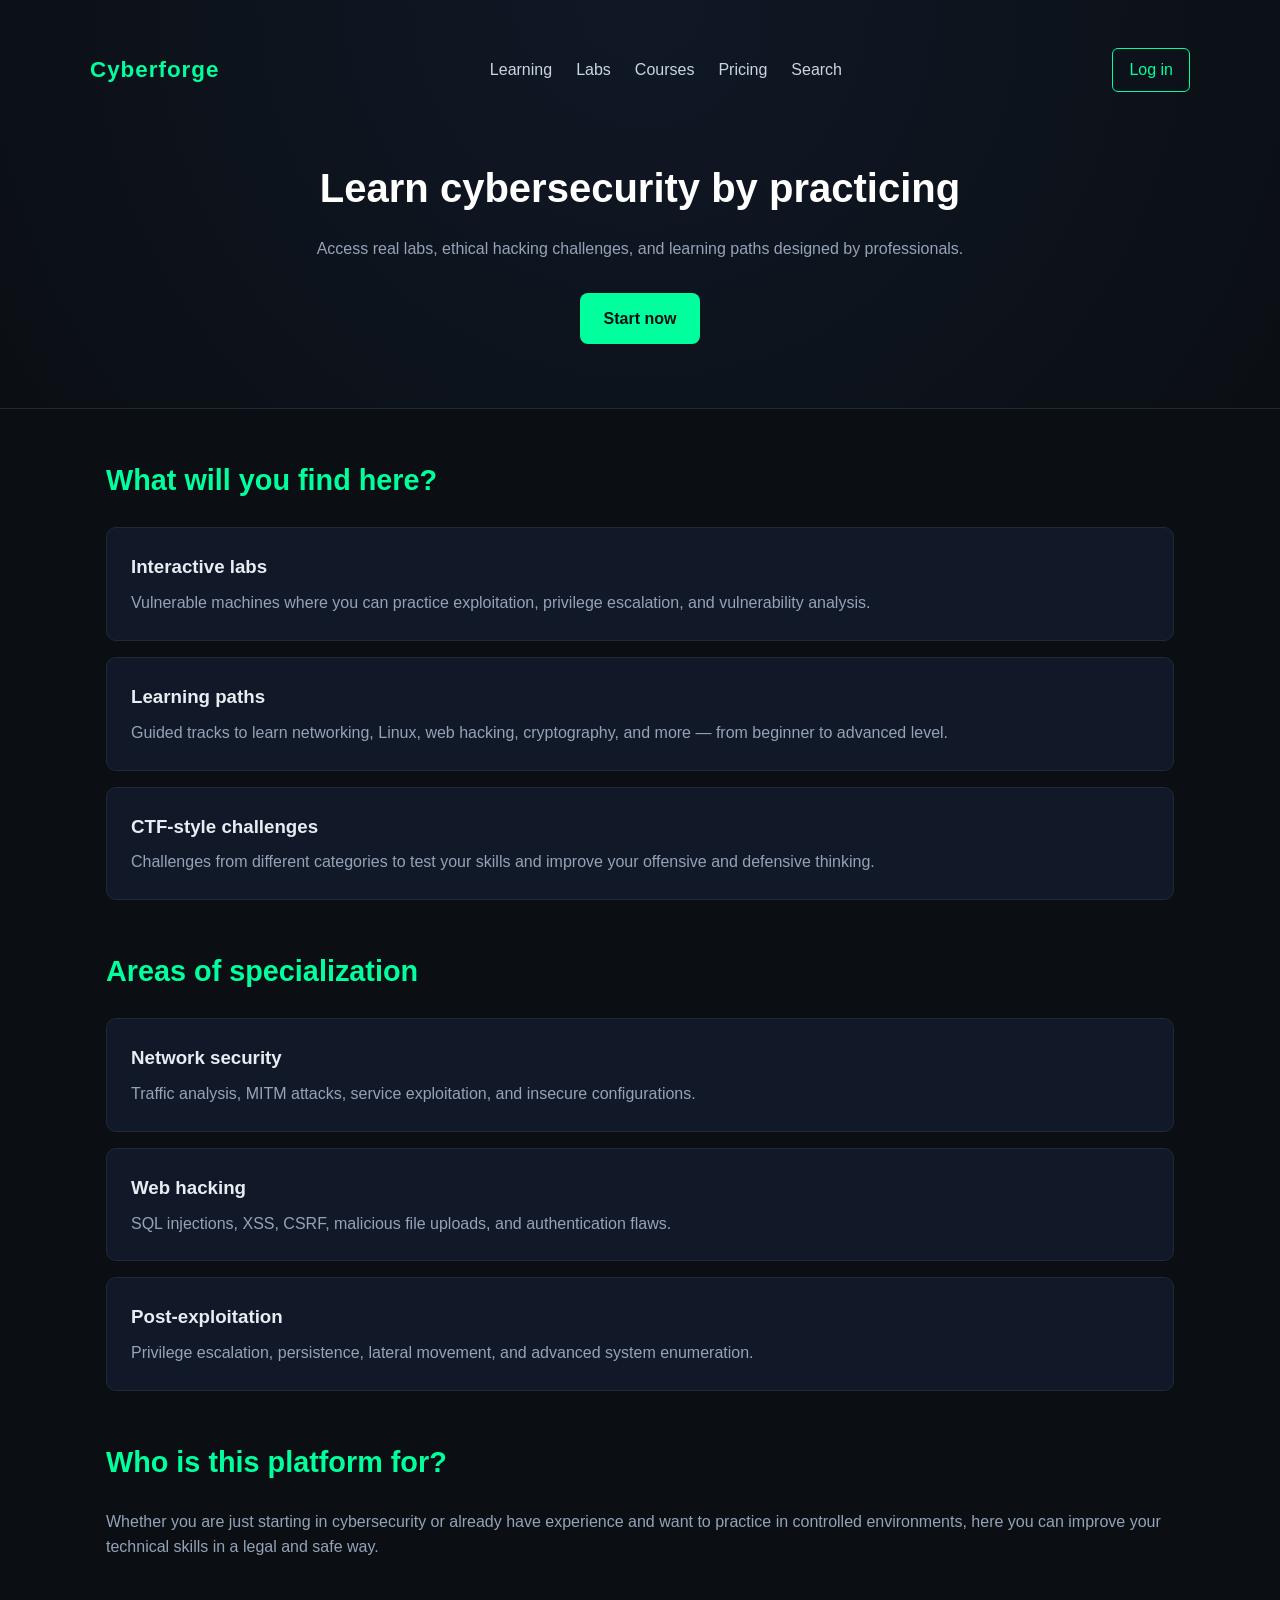
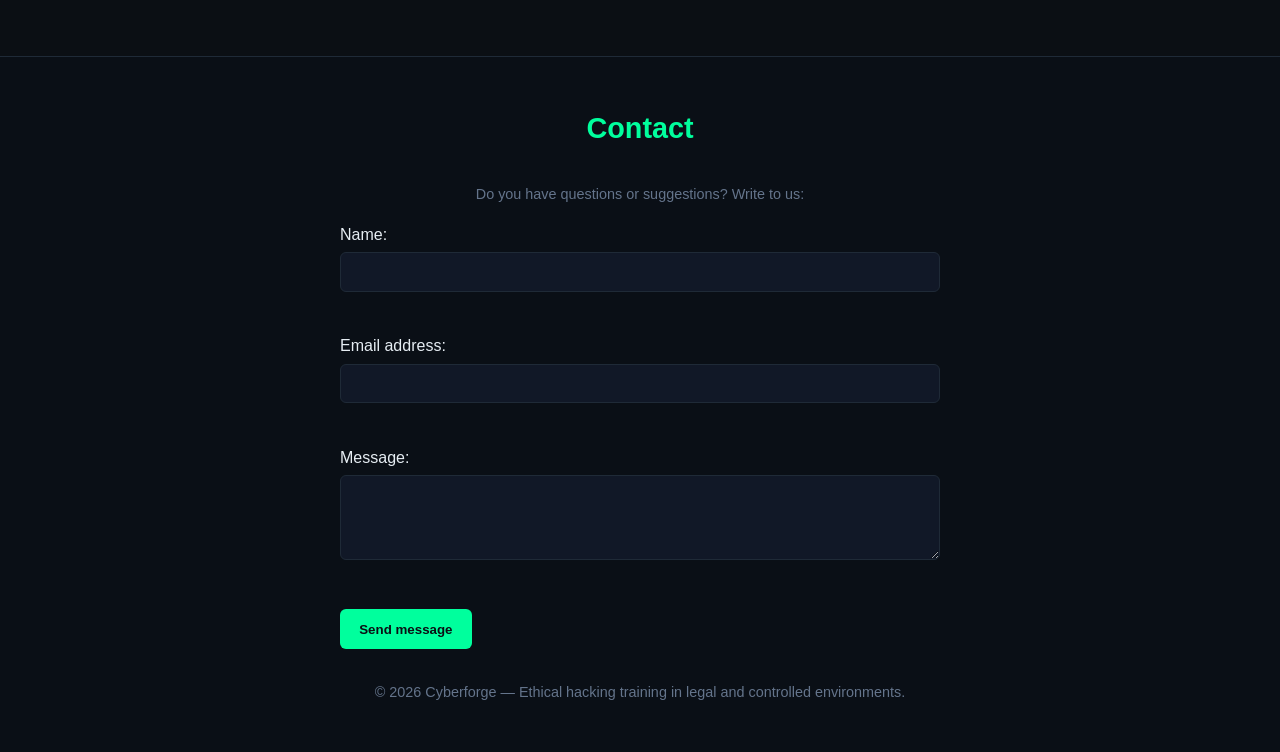
<file: 03-Lenguaje de marcas/web_extra/index.html>
<!DOCTYPE html>
<html lang="en">
<head>
    <meta charset="UTF-8">
    <meta name="viewport" content="width=device-width, initial-scale=1.0">
    <meta name="description" content="Platform for developing cybersecurity labs">
    <meta name="keywords" content="cybersecurity, labs, ethical, networks, SQL, pentesting">
    <title>Cyberforge</title>
    <link rel="stylesheet" href="style.css">
    <link rel="icon" href="img/favicon.png" type="image/png">
</head>
<body>
    <header>
        <nav>
            <strong>Cyberforge</strong>
            <ul>
                <li><a href="#">Learning</a></li>
                <li><a href="#">Labs</a></li>
                <li><a href="#">Courses</a></li>
                <li><a href="#">Pricing</a></li>
                <li><a href="#">Search</a></li>
            </ul>
            <a href="#">Log in</a>
        </nav>

        <section>
            <h1>Learn cybersecurity by practicing</h1>
            <p>Access real labs, ethical hacking challenges, and learning paths designed by professionals.</p>
            <a href="#">Start now</a>
        </section>
    </header>

    <main>
        <section>
            <h2>What will you find here?</h2>

            <article>
                <h3>Interactive labs</h3>
                <p>Vulnerable machines where you can practice exploitation, privilege escalation, and vulnerability analysis.</p>
            </article>

            <article>
                <h3>Learning paths</h3>
                <p>Guided tracks to learn networking, Linux, web hacking, cryptography, and more — from beginner to advanced level.</p>
            </article>

            <article>
                <h3>CTF-style challenges</h3>
                <p>Challenges from different categories to test your skills and improve your offensive and defensive thinking.</p>
            </article>
        </section>

        <section>
            <h2>Areas of specialization</h2>

            <article>
                <h3>Network security</h3>
                <p>Traffic analysis, MITM attacks, service exploitation, and insecure configurations.</p>
            </article>

            <article>
                <h3>Web hacking</h3>
                <p>SQL injections, XSS, CSRF, malicious file uploads, and authentication flaws.</p>
            </article>

            <article>
                <h3>Post-exploitation</h3>
                <p>Privilege escalation, persistence, lateral movement, and advanced system enumeration.</p>
            </article>
        </section>

        <section>
            <h2>Who is this platform for?</h2>
            <p>Whether you are just starting in cybersecurity or already have experience and want to practice in controlled environments, here you can improve your technical skills in a legal and safe way.</p>
        </section>
    </main>

    <footer>
        <section>
            <h2>Contact</h2>
            <p>Do you have questions or suggestions? Write to us:</p>

            <form action="#" method="post">
                <label for="nombre">Name:</label><br>
                <input type="text" id="nombre" name="nombre" required><br><br>

                <label for="email">Email address:</label><br>
                <input type="email" id="email" name="email" required><br><br>

                <label for="mensaje">Message:</label><br>
                <textarea id="mensaje" name="mensaje" rows="4" required></textarea><br><br>

                <button type="submit">Send message</button>
            </form>
        </section>

        <p>© 2026 Cyberforge — Ethical hacking training in legal and controlled environments.</p>
    </footer>
</body>
</html>
</file>
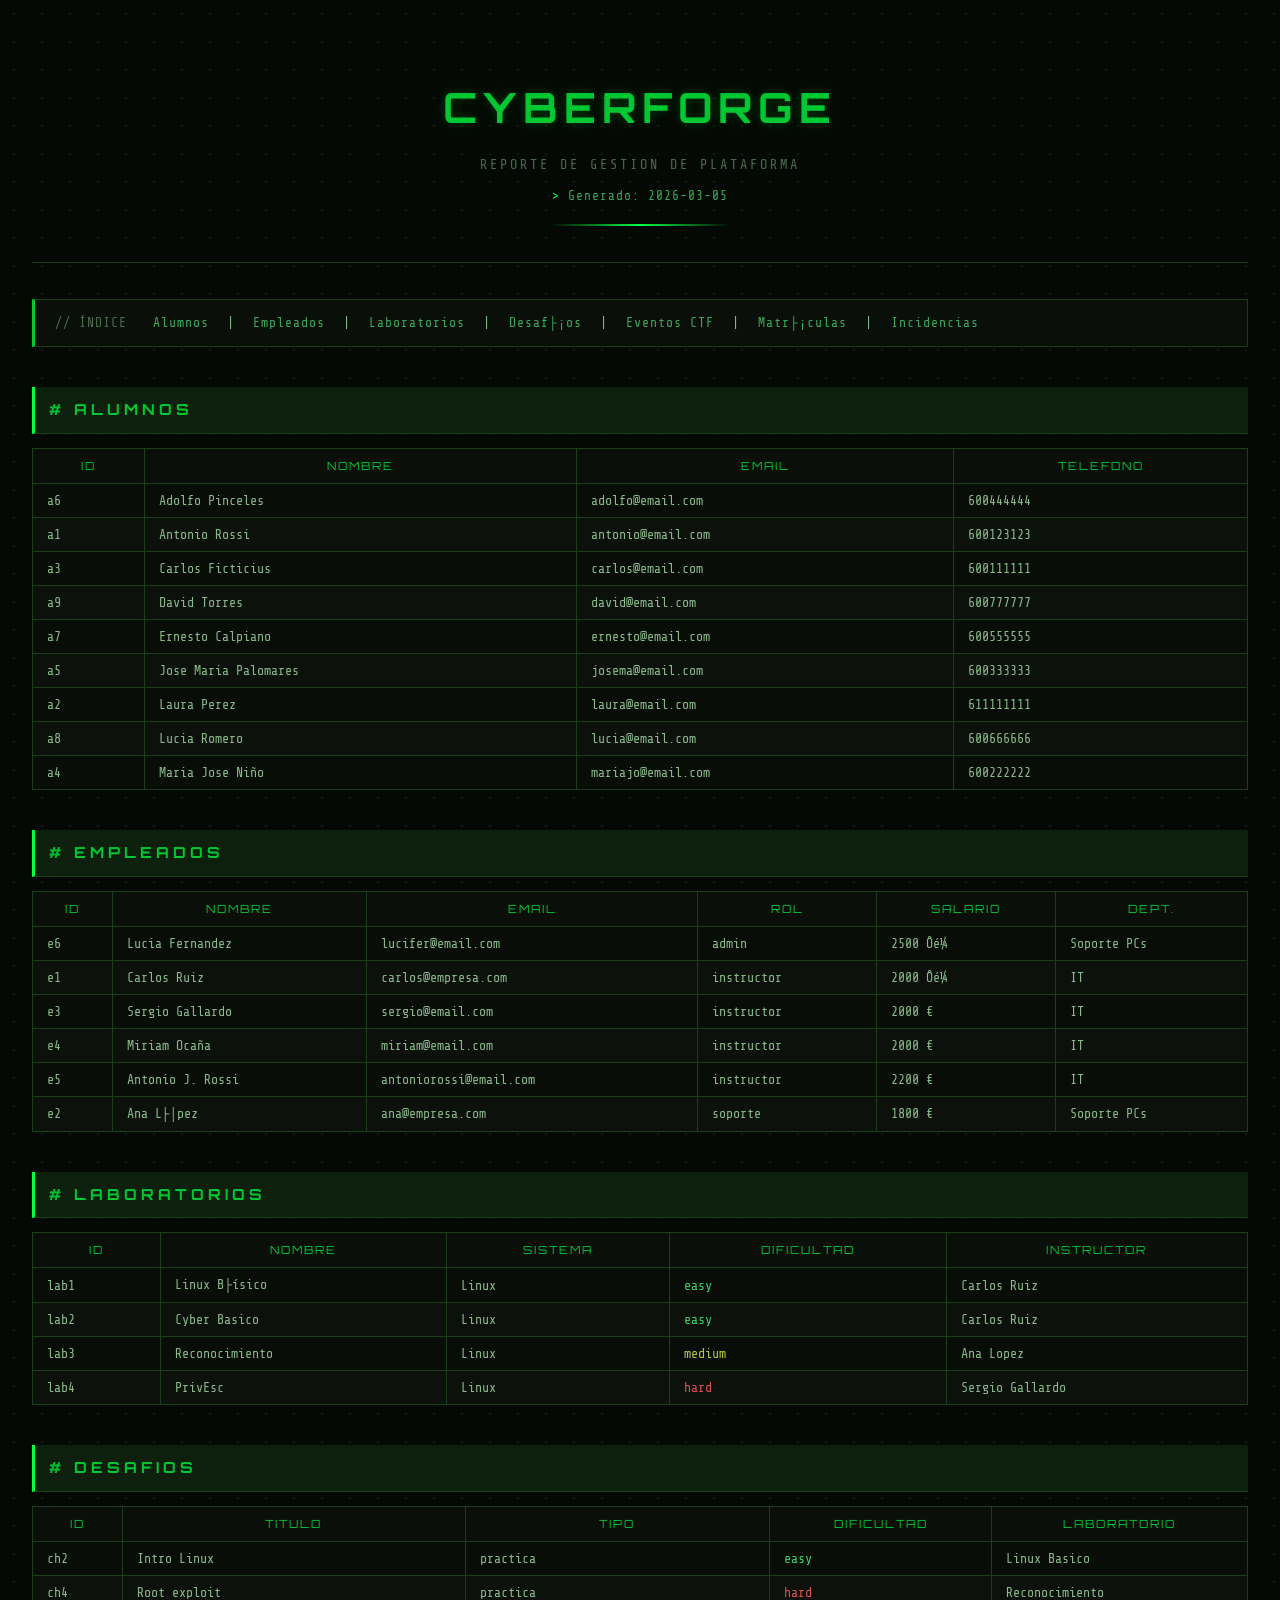
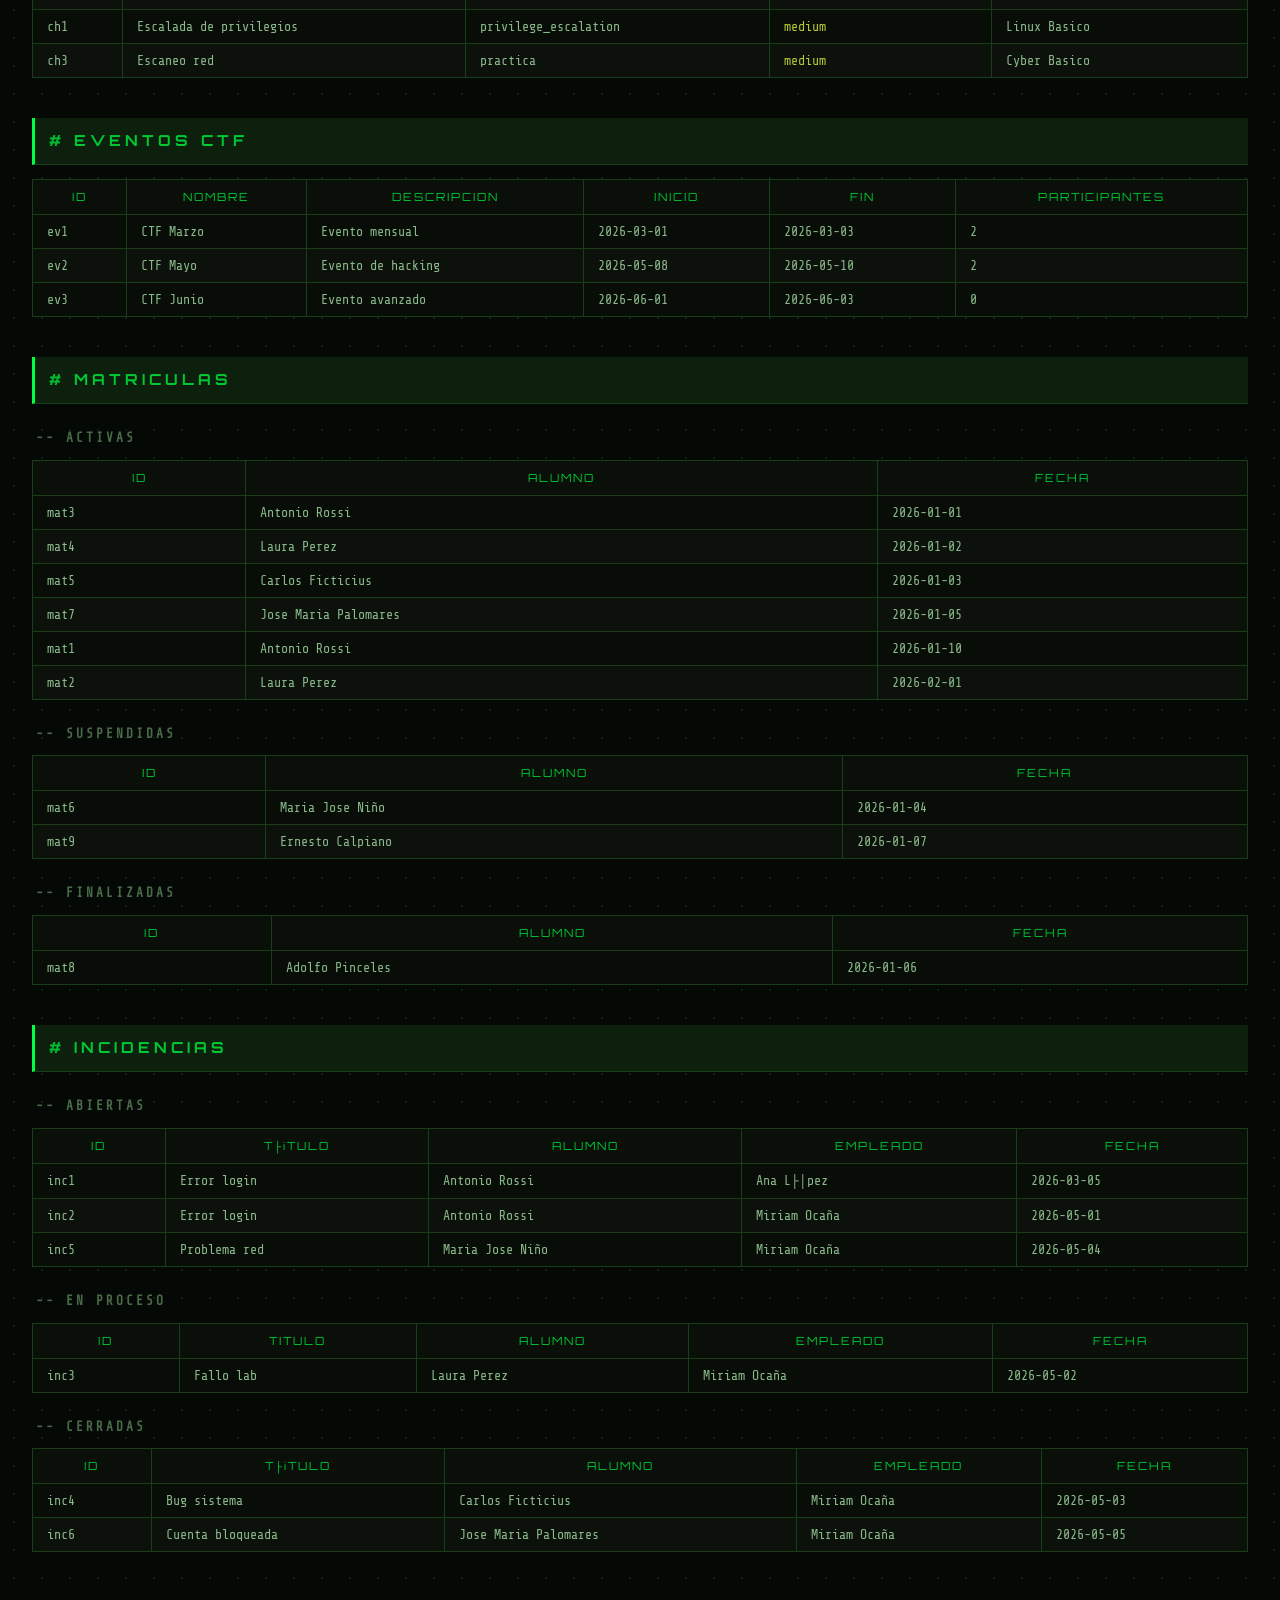
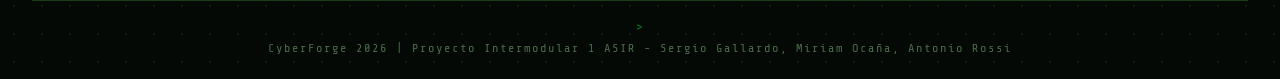
<file: 03-Lenguaje de marcas/docs/reporte.html>
﻿<html lang="es">
<head>
<meta http-equiv="Content-Type" content="text/html; charset=UTF-8">
<meta charset="UTF-8">
<meta name="viewport" content="width=device-width, initial-scale=1.0">
<title>CyberForge - Reporte</title>
<link rel="stylesheet" href="../css/styles.css">
</head>
<body>
<div class="portada">
<h1>­CyberForge</h1>
<p class="subtitulo">Reporte de gestion de plataforma</p>
<p class="fecha">Generado: 2026-03-05</p>
</div>
<nav><a href="#alumnos">Alumnos</a> |
    <a href="#empleados">Empleados</a> |
    <a href="#laboratorios">Laboratorios</a> |
    <a href="#desafios">Desaf├¡os</a> |
    <a href="#eventos">Eventos CTF</a> |
    <a href="#matriculas">Matr├¡culas</a> |
    <a href="#incidencias">Incidencias</a></nav><h2 id="alumnos">Alumnos</h2>
<table>
<tr>
<th>ID</th>
<th>Nombre</th>
<th>Email</th>
<th>Telefono</th>
</tr>
<tr>
<td>a6</td>
<td>Adolfo Pinceles</td>
<td>adolfo@email.com</td>
<td>600444444</td>
</tr>
<tr>
<td>a1</td>
<td>Antonio Rossi</td>
<td>antonio@email.com</td>
<td>600123123</td>
</tr>
<tr>
<td>a3</td>
<td>Carlos Ficticius</td>
<td>carlos@email.com</td>
<td>600111111</td>
</tr>
<tr>
<td>a9</td>
<td>David Torres</td>
<td>david@email.com</td>
<td>600777777</td>
</tr>
<tr>
<td>a7</td>
<td>Ernesto Calpiano</td>
<td>ernesto@email.com</td>
<td>600555555</td>
</tr>
<tr>
<td>a5</td>
<td>Jose Maria Palomares</td>
<td>josema@email.com</td>
<td>600333333</td>
</tr>
<tr>
<td>a2</td>
<td>Laura Perez</td>
<td>laura@email.com</td>
<td>611111111</td>
</tr>
<tr>
<td>a8</td>
<td>Lucia Romero</td>
<td>lucia@email.com</td>
<td>600666666</td>
</tr>
<tr>
<td>a4</td>
<td>Maria Jose Niño</td>
<td>mariajo@email.com</td>
<td>600222222</td>
</tr>
</table>
<h2 id="empleados">Empleados</h2>
<table>
<tr>
<th>ID</th>
<th>Nombre</th>
<th>Email</th>
<th>Rol</th>
<th>Salario</th>
<th>Dept.</th>
</tr>
<tr>
<td>e6</td>
<td>Lucia Fernandez</td>
<td>lucifer@email.com</td>
<td>admin</td>
<td>2500 Ôé¼</td>
<td>Soporte PCs</td>
</tr>
<tr>
<td>e1</td>
<td>Carlos Ruiz</td>
<td>carlos@empresa.com</td>
<td>instructor</td>
<td>2000 Ôé¼</td>
<td>IT</td>
</tr>
<tr>
<td>e3</td>
<td>Sergio Gallardo</td>
<td>sergio@email.com</td>
<td>instructor</td>
<td>2000 €</td>
<td>IT</td>
</tr>
<tr>
<td>e4</td>
<td>Miriam Ocaña</td>
<td>miriam@email.com</td>
<td>instructor</td>
<td>2000 €</td>
<td>IT</td>
</tr>
<tr>
<td>e5</td>
<td>Antonio J. Rossi</td>
<td>antoniorossi@email.com</td>
<td>instructor</td>
<td>2200 €</td>
<td>IT</td>
</tr>
<tr>
<td>e2</td>
<td>Ana L├│pez</td>
<td>ana@empresa.com</td>
<td>soporte</td>
<td>1800 €</td>
<td>Soporte PCs</td>
</tr>
</table>
<h2 id="laboratorios">Laboratorios</h2>
<table>
<tr>
<th>ID</th>
<th>Nombre</th>
<th>Sistema</th>
<th>Dificultad</th>
<th>Instructor</th>
</tr>
<tr>
<td>lab1</td>
<td>Linux B├ísico</td>
<td>Linux</td>
<td class="dif-easy">easy</td>
<td>Carlos Ruiz</td>
</tr>
<tr>
<td>lab2</td>
<td>Cyber Basico</td>
<td>Linux</td>
<td class="dif-easy">easy</td>
<td>Carlos Ruiz</td>
</tr>
<tr>
<td>lab3</td>
<td>Reconocimiento</td>
<td>Linux</td>
<td class="dif-medium">medium</td>
<td>Ana Lopez</td>
</tr>
<tr>
<td>lab4</td>
<td>PrivEsc</td>
<td>Linux</td>
<td class="dif-hard">hard</td>
<td>Sergio Gallardo</td>
</tr>
</table>
<h2 id="desafios">Desafios</h2>
<table>
<tr>
<th>ID</th>
<th>Titulo</th>
<th>Tipo</th>
<th>Dificultad</th>
<th>Laboratorio</th>
</tr>
<tr>
<td>ch2</td>
<td>Intro Linux</td>
<td>practica</td>
<td class="dif-easy">easy</td>
<td>Linux Basico</td>
</tr>
<tr>
<td>ch4</td>
<td>Root exploit</td>
<td>practica</td>
<td class="dif-hard">hard</td>
<td>Reconocimiento</td>
</tr>
<tr>
<td>ch1</td>
<td>Escalada de privilegios</td>
<td>privilege_escalation</td>
<td class="dif-medium">medium</td>
<td>Linux Basico</td>
</tr>
<tr>
<td>ch3</td>
<td>Escaneo red</td>
<td>practica</td>
<td class="dif-medium">medium</td>
<td>Cyber Basico</td>
</tr>
</table>
<h2 id="eventos">Eventos CTF</h2>
<table>
<tr>
<th>ID</th>
<th>Nombre</th>
<th>Descripcion</th>
<th>Inicio</th>
<th>Fin</th>
<th>Participantes</th>
</tr>
<tr>
<td>ev1</td>
<td>CTF Marzo</td>
<td>Evento mensual</td>
<td>2026-03-01</td>
<td>2026-03-03</td>
<td>2</td>
</tr>
<tr>
<td>ev2</td>
<td>CTF Mayo</td>
<td>Evento de hacking</td>
<td>2026-05-08</td>
<td>2026-05-10</td>
<td>2</td>
</tr>
<tr>
<td>ev3</td>
<td>CTF Junio</td>
<td>Evento avanzado</td>
<td>2026-06-01</td>
<td>2026-06-03</td>
<td>0</td>
</tr>
</table>
<h2 id="matriculas">Matriculas</h2>
<h3>Activas</h3>
<table>
<tr>
<th>ID</th>
<th>Alumno</th>
<th>Fecha</th>
</tr>
<tr>
<td>mat3</td>
<td>Antonio Rossi</td>
<td>2026-01-01</td>
</tr>
<tr>
<td>mat4</td>
<td>Laura Perez</td>
<td>2026-01-02</td>
</tr>
<tr>
<td>mat5</td>
<td>Carlos Ficticius</td>
<td>2026-01-03</td>
</tr>
<tr>
<td>mat7</td>
<td>Jose Maria Palomares</td>
<td>2026-01-05</td>
</tr>
<tr>
<td>mat1</td>
<td>Antonio Rossi</td>
<td>2026-01-10</td>
</tr>
<tr>
<td>mat2</td>
<td>Laura Perez</td>
<td>2026-02-01</td>
</tr>
</table>
<h3>Suspendidas</h3>
<table>
<tr>
<th>ID</th>
<th>Alumno</th>
<th>Fecha</th>
</tr>
<tr>
<td>mat6</td>
<td>Maria Jose Niño</td>
<td>2026-01-04</td>
</tr>
<tr>
<td>mat9</td>
<td>Ernesto Calpiano</td>
<td>2026-01-07</td>
</tr>
</table>
<h3>Finalizadas</h3>
<table>
<tr>
<th>ID</th>
<th>Alumno</th>
<th>Fecha</th>
</tr>
<tr>
<td>mat8</td>
<td>Adolfo Pinceles</td>
<td>2026-01-06</td>
</tr>
</table>
<h2 id="incidencias">Incidencias</h2>
<h3>Abiertas</h3>
<table>
<tr>
<th>ID</th>
<th>T├¡tulo</th>
<th>Alumno</th>
<th>Empleado</th>
<th>Fecha</th>
</tr>
<tr>
<td>inc1</td>
<td>Error login</td>
<td>Antonio Rossi</td>
<td>Ana L├│pez</td>
<td>2026-03-05</td>
</tr>
<tr>
<td>inc2</td>
<td>Error login</td>
<td>Antonio Rossi</td>
<td>Miriam Ocaña</td>
<td>2026-05-01</td>
</tr>
<tr>
<td>inc5</td>
<td>Problema red</td>
<td>Maria Jose Niño</td>
<td>Miriam Ocaña</td>
<td>2026-05-04</td>
</tr>
</table>
<h3>En proceso</h3>
<table>
<tr>
<th>ID</th>
<th>Titulo</th>
<th>Alumno</th>
<th>Empleado</th>
<th>Fecha</th>
</tr>
<tr>
<td>inc3</td>
<td>Fallo lab</td>
<td>Laura Perez</td>
<td>Miriam Ocaña</td>
<td>2026-05-02</td>
</tr>
</table>
<h3>Cerradas</h3>
<table>
<tr>
<th>ID</th>
<th>T├¡tulo</th>
<th>Alumno</th>
<th>Empleado</th>
<th>Fecha</th>
</tr>
<tr>
<td>inc4</td>
<td>Bug sistema</td>
<td>Carlos Ficticius</td>
<td>Miriam Ocaña</td>
<td>2026-05-03</td>
</tr>
<tr>
<td>inc6</td>
<td>Cuenta bloqueada</td>
<td>Jose Maria Palomares</td>
<td>Miriam Ocaña</td>
<td>2026-05-05</td>
</tr>
</table>
<footer><p>CyberForge 2026 | Proyecto Intermodular 1 ASIR - Sergio Gallardo, Miriam Ocaña, Antonio Rossi</p></footer>
</body>
</html>
</file>
<file: 03-Lenguaje de marcas/web_extra/style.css>
* {
    margin: 0;
    padding: 0;
    box-sizing: border-box;
    font-family: 'Segoe UI', Roboto, Arial, sans-serif;
}

body {
    background: #0b0f14;
    color: #e6edf3;
    line-height: 1.6;
}


header {
    background: radial-gradient(circle at top, #101826, #0b0f14);
    padding: 2rem 1rem 4rem;
    border-bottom: 1px solid #1f2a37;
}


nav {
    display: flex;
    align-items: center;
    justify-content: space-between;
    max-width: 1100px;
    margin: auto;
    padding: 1rem 0;
}

nav strong {
    font-size: 1.4rem;
    color: #00ff9d;
    letter-spacing: 1px;
}

nav ul {
    display: flex;
    list-style: none;
    gap: 1.5rem;
}

nav a {
    text-decoration: none;
    color: #cbd5e1;
    transition: 0.2s;
}

nav a:hover {
    color: #00ff9d;
}

nav > a {
    padding: 0.5rem 1rem;
    border: 1px solid #00ff9d;
    border-radius: 6px;
    color: #00ff9d;
}

nav > a:hover {
    background: #00ff9d;
    color: #0b0f14;
}

header section {
    max-width: 900px;
    margin: 3rem auto 0;
    text-align: center;
}

header h1 {
    font-size: 2.5rem;
    margin-bottom: 1rem;
    color: #ffffff;
}

header p {
    color: #94a3b8;
    margin-bottom: 2rem;
}

header section a {
    display: inline-block;
    padding: 0.8rem 1.5rem;
    background: #00ff9d;
    color: #0b0f14;
    border-radius: 8px;
    text-decoration: none;
    font-weight: bold;
    transition: 0.2s;
}

header section a:hover {
    transform: translateY(-2px);
    background: #00e68a;
}

main {
    max-width: 1100px;
    margin: auto;
    padding: 3rem 1rem;
}

main section {
    margin-bottom: 3rem;
}

h2 {
    font-size: 1.8rem;
    margin-bottom: 1.5rem;
    color: #00ff9d;
}

main section article {
    background: #111827;
    border: 1px solid #1f2a37;
    padding: 1.5rem;
    border-radius: 10px;
    margin-bottom: 1rem;
    transition: 0.2s;
}

main section article:hover {
    transform: translateY(-3px);
    border-color: #00ff9d;
}

h3 {
    margin-bottom: 0.5rem;
    color: #e6edf3;
}

p {
    color: #94a3b8;
}

footer {
    background: #0a0f16;
    border-top: 1px solid #1f2a37;
    padding: 3rem 1rem;
    text-align: center;
}

footer section {
    max-width: 600px;
    margin: auto;
}

footer form {
    margin-top: 1rem;
    text-align: left;
}

input, textarea {
    width: 100%;
    padding: 0.7rem;
    margin-top: 0.3rem;
    margin-bottom: 1rem;
    border: 1px solid #1f2a37;
    background: #111827;
    color: #e6edf3;
    border-radius: 6px;
}

button {
    background: #00ff9d;
    border: none;
    padding: 0.8rem 1.2rem;
    color: #0b0f14;
    font-weight: bold;
    border-radius: 6px;
    cursor: pointer;
    transition: 0.2s;
}

button:hover {
    background: #00e68a;
}

footer p {
    margin-top: 2rem;
    font-size: 0.9rem;
    color: #64748b;
}

@media (max-width: 768px) {
    nav {
        flex-direction: column;
        gap: 1rem;
    }

    nav ul {
        flex-wrap: wrap;
        justify-content: center;
    }

    header h1 {
        font-size: 2rem;
    }
}
</file>
<file: 03-Lenguaje de marcas/css/styles.css>
@import url('https://fonts.googleapis.com/css2?family=Share+Tech+Mono&family=Orbitron:wght@400;700&display=swap');

:root {
    --bg-deep:      #050905;
    --bg-panel:     #0a0f0a;
    --bg-row-odd:   #0c110c;
    --bg-row-even:  #080d08;
    --bg-hover:     #0f1f0f;

    --green-bright: #00ff41;   
    --green-mid:    #00c832;   
    --green-soft:   #39a85a;  
    --green-dim:    #1a3d1a;   
    --green-faint:  #0d200d;   

    --text-body:    #8ab98a;   
    --text-muted:   #4a6b4a;   
    --text-bright:  #c8f0c8;   

    --border:       #1a3d1a;
    --border-glow:  #00c83240;

    --font-mono:    'Share Tech Mono', monospace;
    --font-display: 'Orbitron', monospace;
}


*, *::before, *::after { box-sizing: border-box; margin: 0; padding: 0; }

body {
    font-family: var(--font-mono);
    background-color: var(--bg-deep);
    color: var(--text-body);
    padding: 24px 32px;
    line-height: 1.7;
    background-image: radial-gradient(circle, #0d1f0d 1px, transparent 1px);
    background-size: 28px 28px;
}

.portada {
    text-align: center;
    padding: 48px 20px 36px;
    margin-bottom: 36px;
    position: relative;
    border-bottom: 1px solid var(--green-dim);
}

.portada::after {
    content: '';
    display: block;
    width: 180px;
    height: 2px;
    background: linear-gradient(90deg, transparent, var(--green-bright), transparent);
    margin: 16px auto 0;
}

.portada h1 {
    font-family: var(--font-display);
    font-size: 2.6rem;
    font-weight: 700;
    color: var(--green-mid);
    letter-spacing: 6px;
    text-transform: uppercase;
    text-shadow:
        0 0 8px  #00ff4130,
        0 0 24px #00ff4115;
}

.subtitulo {
    color: var(--text-muted);
    font-size: 0.85rem;
    margin-top: 10px;
    letter-spacing: 3px;
    text-transform: uppercase;
}

.fecha {
    color: var(--green-soft);
    margin-top: 10px;
    font-size: 0.8rem;
    letter-spacing: 1px;
}

.fecha::before { content: '> '; color: var(--green-bright); }

nav {
    background-color: var(--bg-panel);
    border: 1px solid var(--green-dim);
    border-left: 3px solid var(--green-mid);
    padding: 12px 20px;
    margin-bottom: 36px;
    font-size: 0.82rem;
    letter-spacing: 1px;
}

nav::before {
    content: '// ÍNDICE  ';
    color: var(--text-muted);
    margin-right: 8px;
}

nav a {
    color: var(--green-soft);
    text-decoration: none;
    margin: 0 10px;
    transition: color 0.15s, text-shadow 0.15s;
}

nav a:hover {
    color: var(--green-bright);
    text-shadow: 0 0 8px #00ff4150;
}

h2 {
    font-family: var(--font-display);
    font-size: 0.95rem;
    font-weight: 700;
    color: var(--green-mid);
    letter-spacing: 4px;
    text-transform: uppercase;
    margin: 40px 0 14px 0;
    padding: 10px 14px;
    background-color: var(--green-faint);
    border-left: 3px solid var(--green-bright);
    border-bottom: 1px solid var(--green-dim);
}

h2::before { content: '# '; color: var(--green-bright); opacity: 0.7; }

h3 {
    font-family: var(--font-mono);
    font-size: 0.8rem;
    color: var(--text-muted);
    letter-spacing: 3px;
    text-transform: uppercase;
    margin: 24px 0 10px 4px;
}

h3::before { content: '-- '; }


table {
    border-collapse: collapse;
    width: 100%;
    margin-bottom: 24px;
    font-size: 0.83rem;
    border: 1px solid var(--green-dim);
}

th {
    background-color: var(--bg-panel);
    color: var(--green-mid);
    font-family: var(--font-display);
    font-size: 0.7rem;
    letter-spacing: 2px;
    text-transform: uppercase;
    padding: 10px 14px;
    border-bottom: 1px solid var(--green-dim);
    border-right: 1px solid var(--border);
    font-weight: 400;
}

td {
    padding: 9px 14px;
    border-bottom: 1px solid var(--border);
    border-right: 1px solid var(--border);
    color: var(--text-body);
}

tr:nth-child(odd)  td { background-color: var(--bg-row-odd);  }
tr:nth-child(even) td { background-color: var(--bg-row-even); }

tr:hover td {
    background-color: var(--bg-hover);
    color: var(--text-bright);
    transition: background-color 0.1s, color 0.1s;
}


.dif-easy   { color: #3ecf6a; }
.dif-medium { color: #b8c832; }
.dif-hard   { color: #e05050; }


footer {
    margin-top: 48px;
    padding-top: 16px;
    border-top: 1px solid var(--green-dim);
    text-align: center;
    color: var(--text-muted);
    font-size: 0.75rem;
    letter-spacing: 2px;
}

footer::before {
    content: '> ';
    color: var(--green-bright);
    opacity: 0.5;
}


@media (max-width: 768px) {
    body { padding: 12px 14px; background-size: 20px 20px; }
    .portada h1 { font-size: 1.5rem; letter-spacing: 3px; }
    table { font-size: 0.75rem; }
    th, td { padding: 7px 9px; }
    nav { font-size: 0.78rem; }
    nav a { display: inline-block; margin: 3px 6px; }
}
</file>
